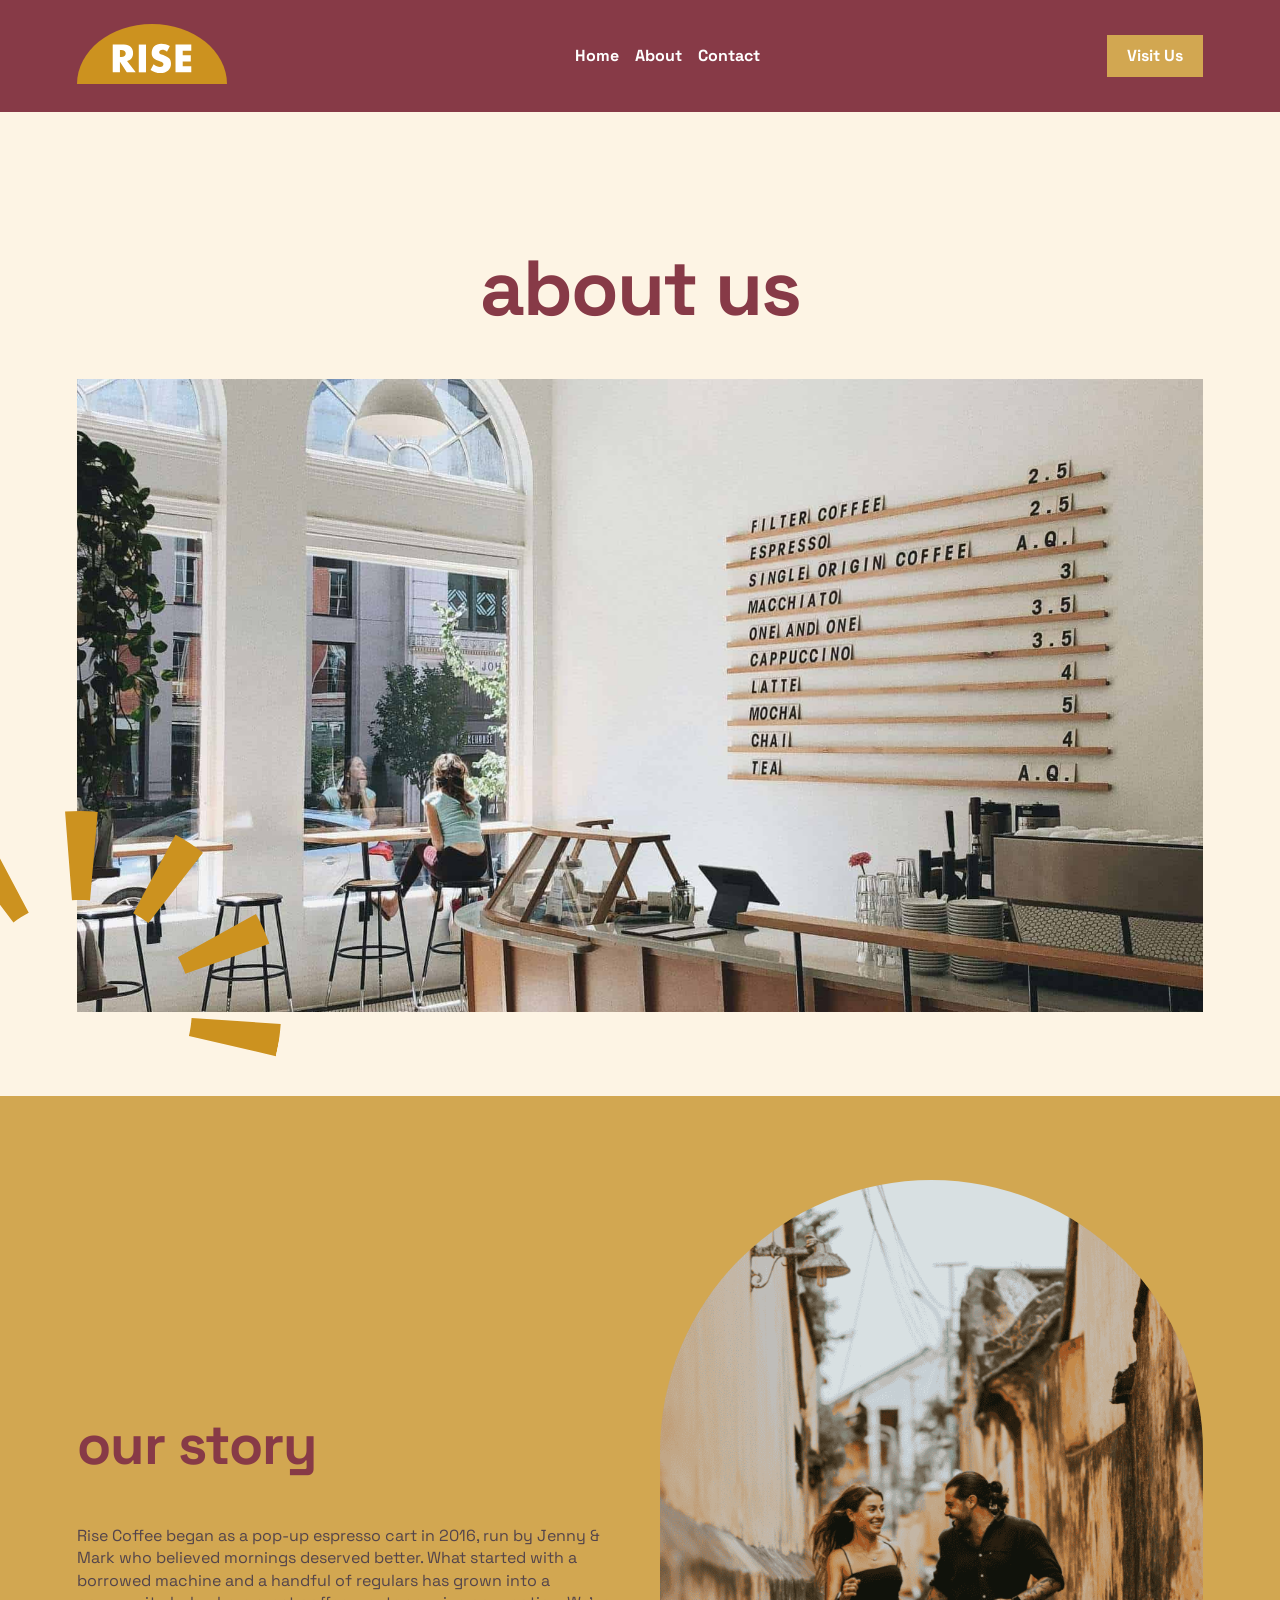
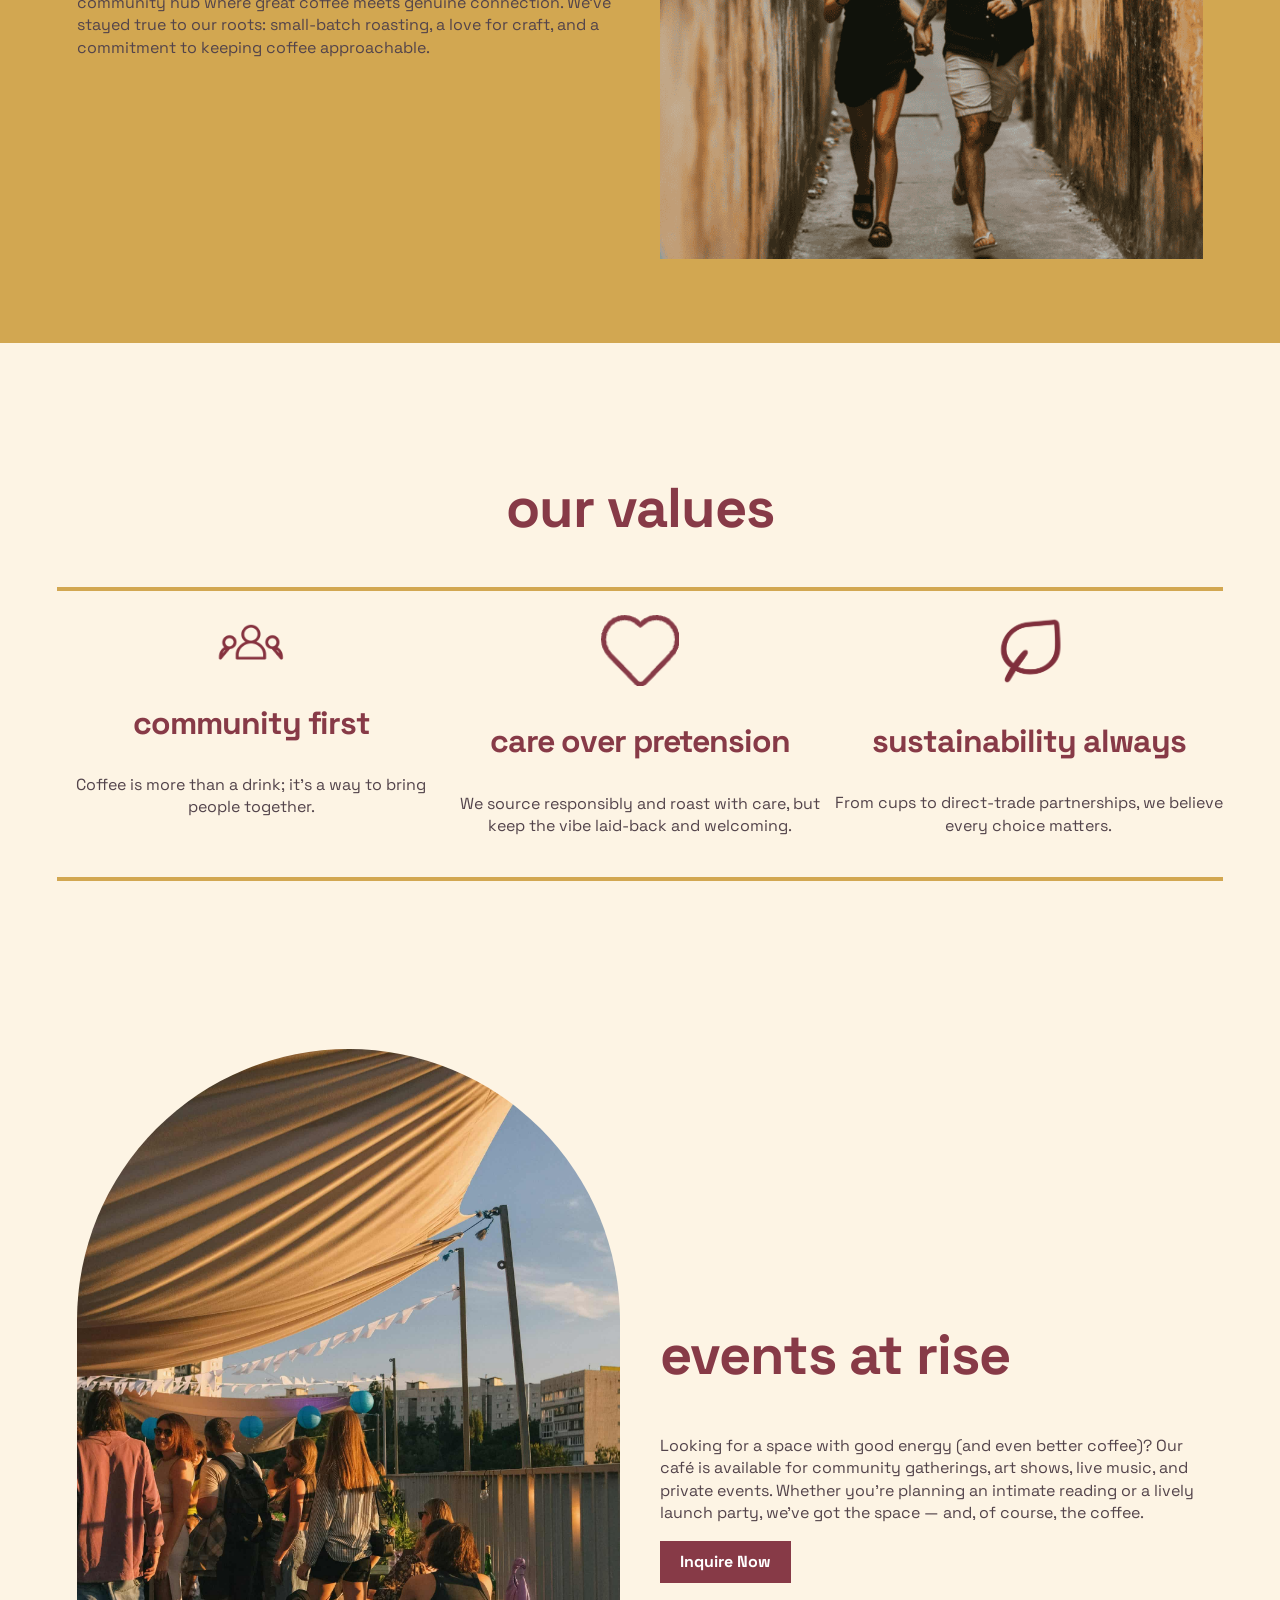
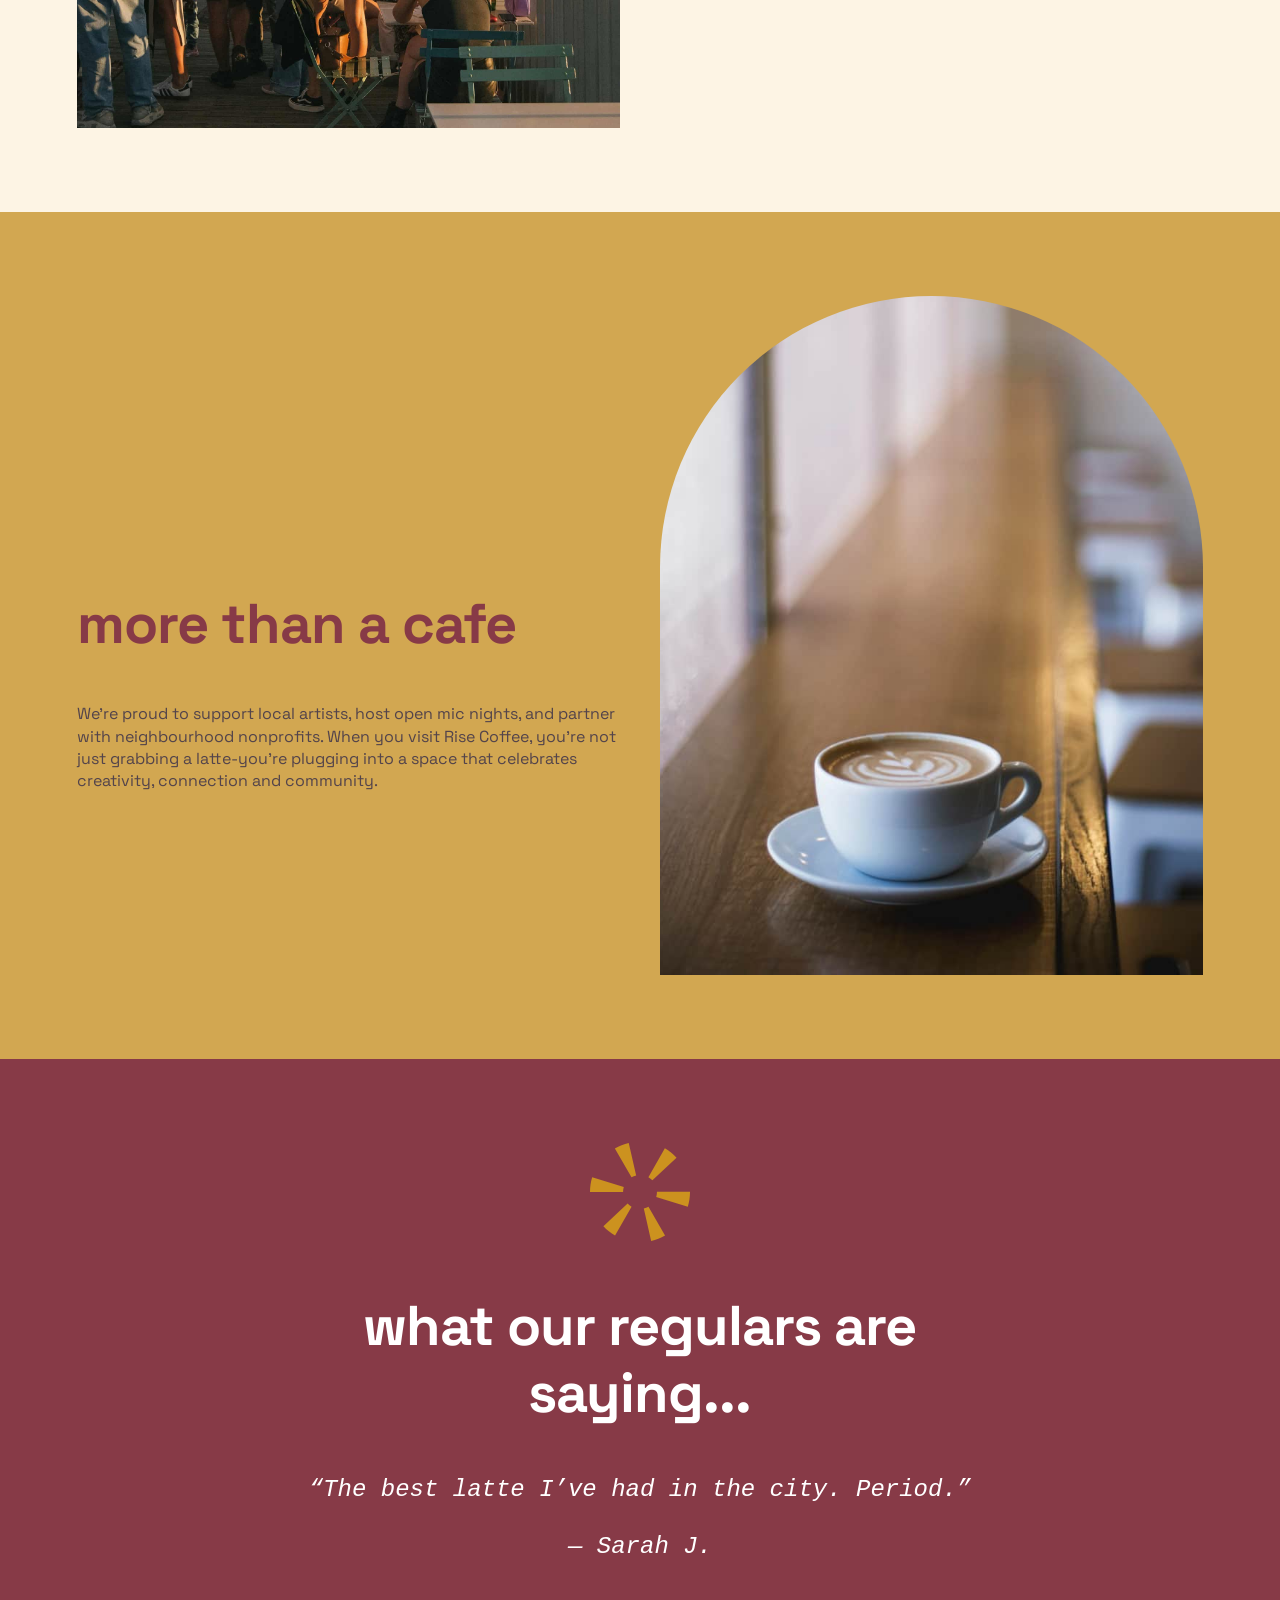
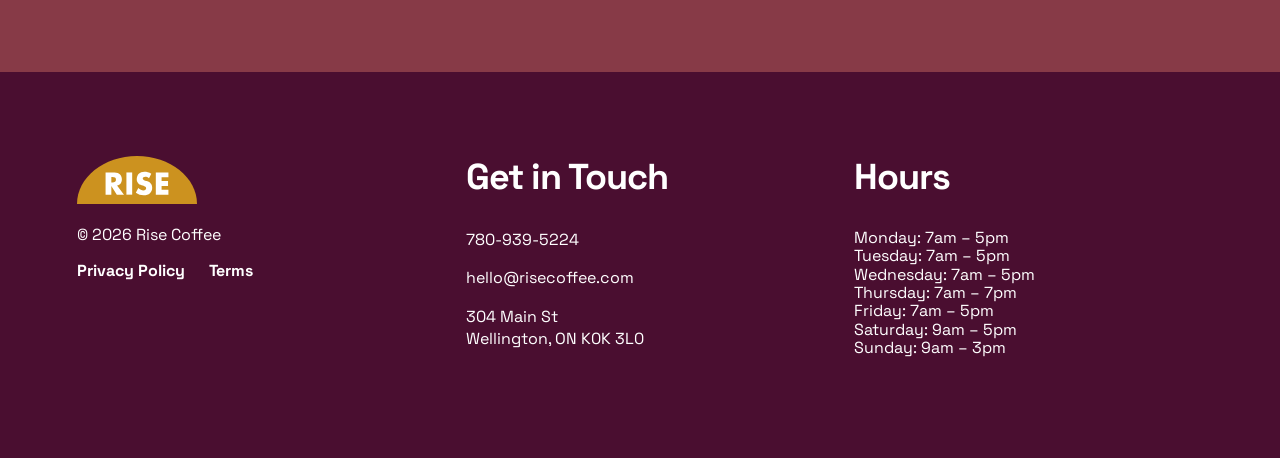
<file: about.html>
<!DOCTYPE html>
<html lang="en">
<head>
	<meta charset="utf-8">
	<meta name="viewport" content="width=device-width, initial-scale=1">
	<title>About | Rise Coffee</title>
	<link rel="icon" href="images/favicon.png">
	<link rel="stylesheet" href="normalize.css"> 
	<link rel="stylesheet" href="layout.css">
	<link rel="stylesheet" href="style.css"> 
	<link rel="preconnect" href="https://fonts.googleapis.com">
	<link rel="preconnect" href="https://fonts.gstatic.com" crossorigin>
	<link href="https://fonts.googleapis.com/css2?family=Space+Grotesk:wght@300..700&display=swap" rel="stylesheet">
	<meta name="description" content="A neighbourhood coffee shop on Whyte Avenue. Single origin, roasted here, open from seven.">
	<meta property="og:title" content="Rise Coffee">
	<meta property="og:description" content="A neighbourhood coffee shop on Whyte Avenue.">
	<meta property="og:image" content="https://you.github.io/rise-coffee/rise-logo.svg">
	<meta property="og:url" content="https://you.github.io/rise-coffee/">
</head>

<body>

<!-- Header -->
	<header>
		<div class= "header-content">
			<a href="index.html"><img src="images/rise-logo.svg" class="logo-header" alt="rise coffee logo"></a>
			<nav class= "nav">
				<ul>
					<li><a class="nav-link" href="index.html">Home</a></li>
					<li><a class="nav-link" href="about.html">About</a></li>
					<li><a class="nav-link" href="contact.html">Contact</a></li>
				</ul>
			</nav>
			<a class= "nav-button" href="index.html#visit">Visit Us</a>
				<div class="hamburger">
				 <div class="hamburger-bar"></div>
				 <div class="hamburger-bar"></div>
				 <div class="hamburger-bar"></div>
				</div>
		</div>
	</header>

	<main>

<!-- About Us -->
	<section class="section-padding sandstone-background">
		<div class="container">
			<div class="row row-justify-center">
				<h1> about us </h1>
			</div>
		</div>
		<div class="container">
			<div class="about-img">
				<img src="images/rise-coffee-2.jpg" class="about-hero-img" alt="cafe interior with the counter and the menu board">
				<img src="images/rise-icon.svg" class="about-icon" alt="">
			</div>
		</div>
	</section>

<!-- Our Story -->

	<section class="section-padding background-gold"> 
		<div class="container ">
			<div class="row row-align-center ">
				<div class="col col-lg-6 col-md-12 col-sm-12">
					<h2> our story</h2>
					<p> Rise Coffee began as a pop-up espresso cart in 2016, run by Jenny & Mark who believed mornings deserved better. What started with a borrowed machine and a handful of regulars has grown into a community hub where great coffee meets genuine connection. We've stayed true to our roots: small-batch roasting, a love for craft, and a commitment to keeping coffee approachable. </p>
				</div>
				<div class="col col-lg-6 col-md-12 col-sm-12 text-center">
					<div class="card-img-wrap">
						<img src="images/rise-coffee-10.jpg" class="story-image" alt="people walking together down an alley">
					</div>
				</div>
			</div>
		</div>
	</section>

<!-- Our Values Section -->

	<section class="sandstone-background section-padding">
	    	<h2 class="text-center">our values</h2>
	    	<div class="container">
		    	<div class="row">
			    	
			        	<div class="col col-lg-4 col-md-6 col-sm-12 text-center card-border">
			            	<img src="images/icon-1.png" class="icon-value" alt="community icon">
			            	<h3 class="text-center">community first</h3>
			            	<p class="text-center">Coffee is more than a drink; it's a way to bring people together.</p>
			        	</div>

			        	<div class="col col-lg-4 col-md-6 col-sm-12 text-center card-border">
			            	<img  src="images/Vector.png" class="icon-value" alt="heart icon">
			            	<h3 class="text-center">care over pretension</h3>
			            	<p class="text-center">We source responsibly and roast with care, but keep the vibe laid-back and welcoming.</p>
			        	</div>

			        	<div class="col col-lg-4 col-md-6 col-sm-12 text-center card-border">
			            	<img src="images/sustainability.png" class="icon-value" alt="sustainability icon">
			            	<h3 class="text-center">sustainability always</h3>
			            	<p class="text-center">From cups to direct-trade partnerships, we believe every choice matters.</p>
			        	</div>
			    	
			    </div>
			</div>
	</section>

<!-- Events -->

	<section class="sandstone-background section-padding">
		
			<div class="container">
				<div class="row row-align-center">

			    	<div class="events-image col col-lg-6 col-md-12 col-sm-12 text-center">
			    		<div class="card-img-wrap">
			       	 		<img src="images/rise-coffee-8.jpg" class="event-image card-img" alt='people enjoying a party'>
			       	 	</div>
			  		</div>

			   		<div class="events-text col col-lg-6 col-md-12 col-sm-12 event-text">
			        	<h2 >events at rise</h2>
			        	<p>Looking for a space with good energy (and even better coffee)? Our café is available for community gatherings, art shows, live music, and private events. Whether you're planning an intimate reading or a lively launch party, we've got the space — and, of course, the coffee.</p>
			        	<a class="button-secondary" href="contact.html">Inquire Now</a>
			   		</div>

			   	</div>
		   	</div>

	</section>

<!-- More than a Cafe -->

	<section class="background-gold section-padding"> 
		<div class="container ">
			<div class="row row-align-center">
				<div class="col col-lg-6 col-md-12 col-sm-12 event-text">
					<h2> more than a cafe </h2>
					<p> We're proud to support local artists, host open mic nights, and partner with neighbourhood nonprofits. When you visit Rise Coffee, you're not just grabbing a latte-you're plugging into a space that celebrates creativity, connection and community. </p>
				</div>
				<div class="col col-lg-6 col-md-12 col-sm-12 text-center">
					<div class="card-img-wrap">
						<img src="images/rise-coffee-9.jpg" class="card-img" alt="coffee on a table">
					</div>
				</div>
			</div>
		</div>
	</section>

	

<!-- Testimonials -->

	<section class="section-padding background-maroon">
			<div class="container">

				<!-- ROW -->
				<div class="row row-justify-center">
					<div class="col col-lg-8 col-md-12 col-sm-12 text-center">
						<!-- Decorative image, so alt is empty. A screen reader skips it. -->
						<img src="images/rise-icon-2.svg" class="icon-testimonial" alt="rise logo">
						<h2 class="text-white">what our regulars are saying...</h2>
						<p class="text-white quote">“The best latte I’ve had in the city. Period.”</p>
						<p class="text-white quote">— Sarah J.</p>
					</div>
				</div><!-- row ends -->

			</div><!-- container ends -->
		</section>

	</main>

<!-- FOOTER -->

	<footer class="section-padding background-plum">
		<div class="container">

			<!-- ROW -->
			<div class="row">

				<!-- COLUMN 1 -->
				<div class="col col-lg-4 col-md-6 col-sm-12">
					<a href="index.html"><img src="images/rise-logo.svg" class="logo-footer" alt="rise logo"></a>
					<p class="text-white">© 2026 Rise Coffee</p>
					<a class="nav-link">Privacy Policy</a>
					<a class="nav-link">Terms</a>
				</div>

				<!-- COLUMN 2 -->
				<div class="col col-lg-4 col-md-6 col-sm-12">
					<h2 class="text-white">Get in Touch</h2>
					<p class="text-white">780-939-5224</p>
					<p class="text-white">hello@risecoffee.com</p>
					<p class="text-white">304 Main St<br>Wellington, ON  K0K 3L0</p>
				</div>

				<!-- COLUMN 3 -->
				<div class="col col-lg-4 col-md-6 col-sm-12">
					<h2 class="text-white">Hours</h2>
					<ul>
						<li class="text-white">Monday: 7am – 5pm</li>
						<li class="text-white">Tuesday: 7am – 5pm</li>
						<li class="text-white">Wednesday: 7am – 5pm</li>
						<li class="text-white">Thursday: 7am – 7pm</li>
						<li class="text-white">Friday: 7am – 5pm</li>
						<li class="text-white">Saturday: 9am – 5pm</li>
						<li class="text-white">Sunday: 9am – 3pm</li>
					</ul>
				</div>

			</div><!-- row ends -->

		</div><!-- container ends -->
	</footer>
</body>
</html>
</file>
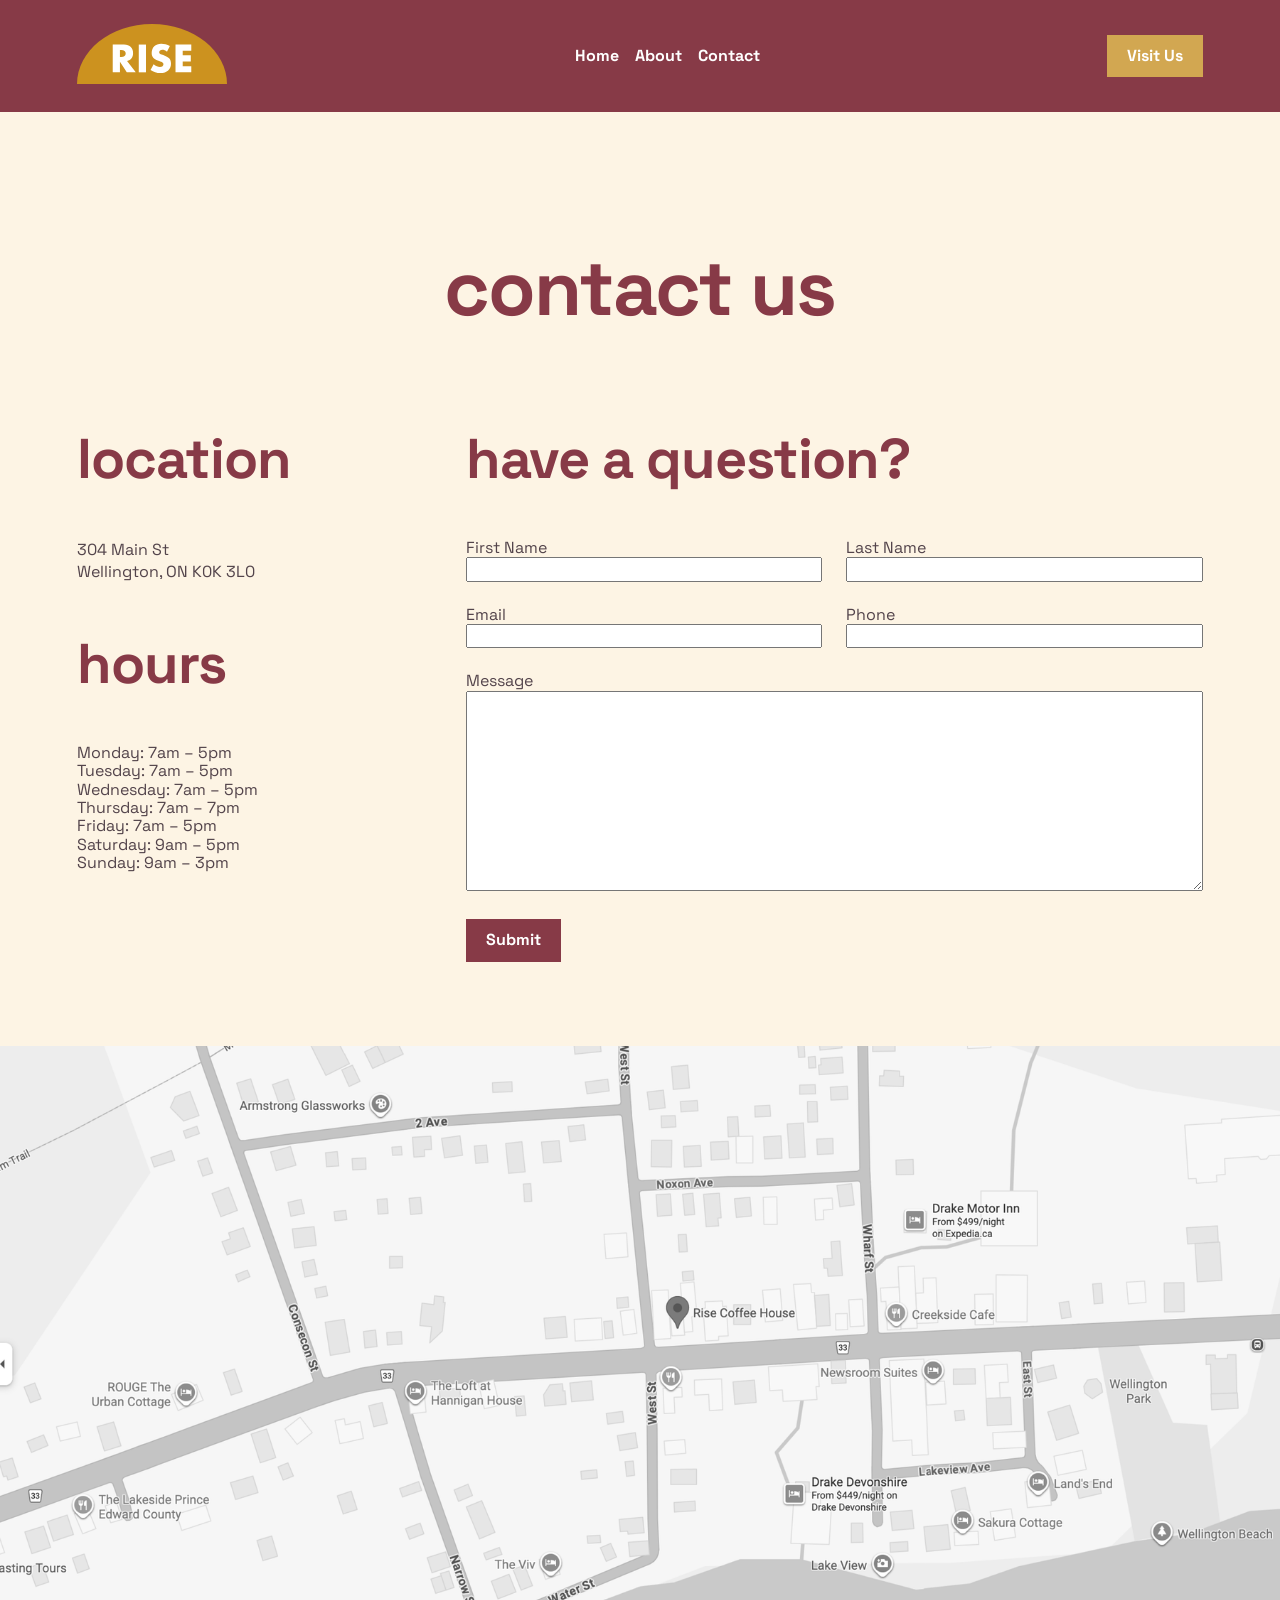
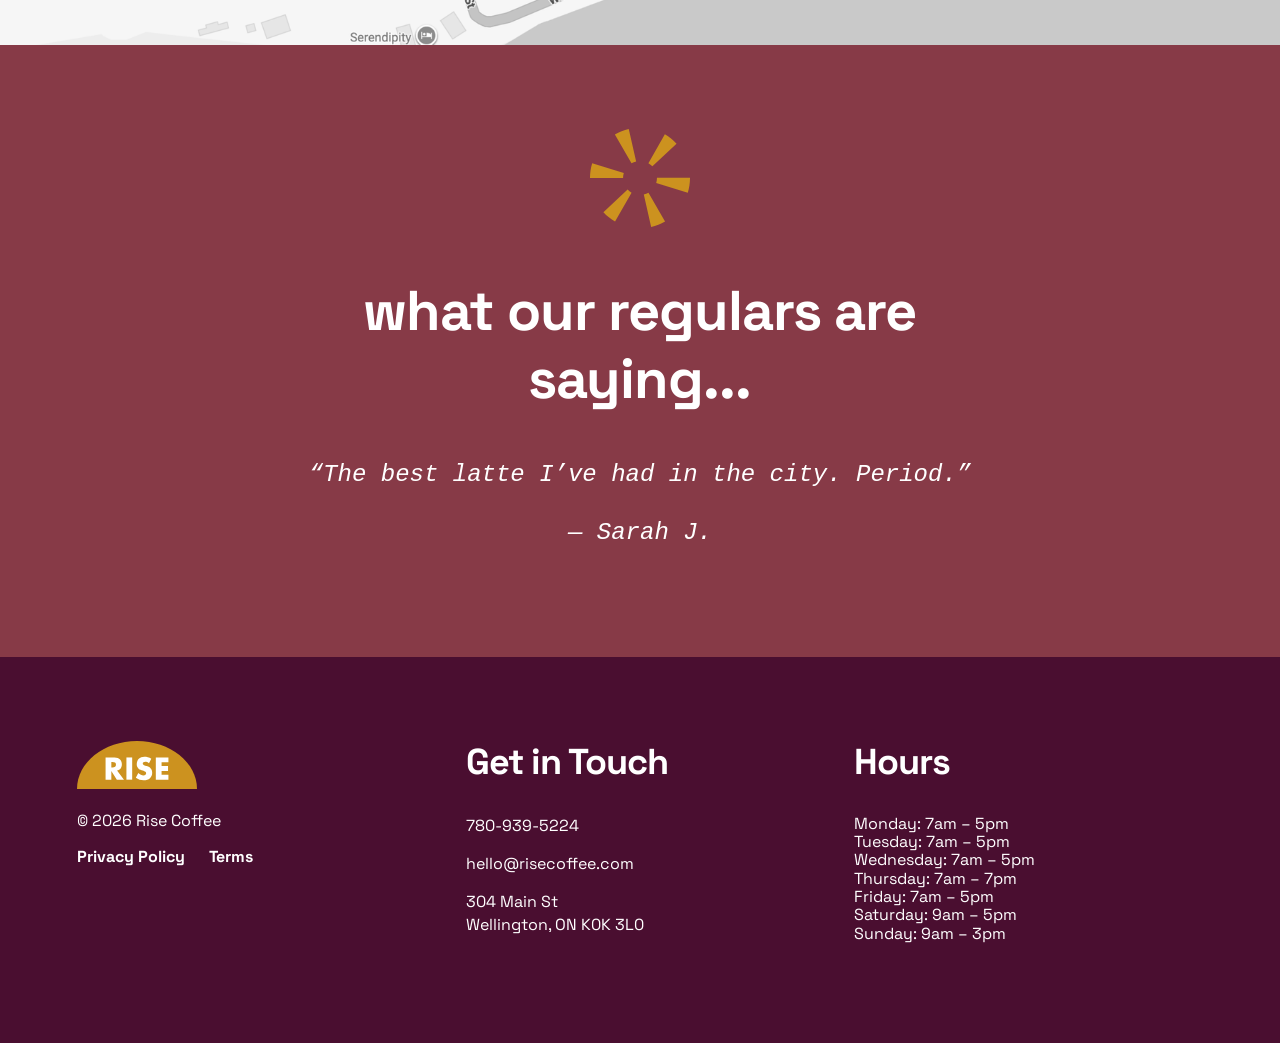
<file: contact.html>
<!DOCTYPE html>
<html lang="en">
<head>
	<meta charset="utf-8">
	<meta name="viewport" content="width=device-width, initial-scale=1">
	<title>Contact | Rise Coffee</title>
	<link rel="icon" href="images/favicon.png">
	<link rel="stylesheet" href="normalize.css"> 
	<link rel="stylesheet" href="layout.css">
	<link rel="stylesheet" href="style.css"> 
	<link rel="preconnect" href="https://fonts.googleapis.com">
	<link rel="preconnect" href="https://fonts.gstatic.com" crossorigin>
	<link href="https://fonts.googleapis.com/css2?family=Space+Grotesk:wght@300..700&display=swap" rel="stylesheet">
	<meta name="description" content="A neighbourhood coffee shop on Whyte Avenue. Single origin, roasted here, open from seven.">
	<meta property="og:title" content="Rise Coffee">
	<meta property="og:description" content="A neighbourhood coffee shop on Whyte Avenue.">
	<meta property="og:image" content="https://you.github.io/rise-coffee/images/rise-logo.svg">
	<meta property="og:url" content="https://you.github.io/rise-coffee/">
</head>

<body>
<!-- Header -->
	<header>
		<div class= "header-content">
			<a href="index.html"><img src="images/rise-logo.svg" class="logo-header" alt="rise coffee logo"></a>
			<nav class= "nav">
				<ul>
					<li><a class="nav-link" href="index.html">Home</a></li>
					<li><a class="nav-link" href="about.html">About</a></li>
					<li><a class="nav-link" href="contact.html">Contact</a></li>
				</ul>
			</nav>
			<a class= "nav-button" href="index.html#visit">Visit Us</a>
				<div class="hamburger">
				 <div class="hamburger-bar"></div>
				 <div class="hamburger-bar"></div>
				 <div class="hamburger-bar"></div>
				</div>
		</div>
	</header>

	<main>

<!-- Contact Us Section -->
	<section class="section-padding sandstone-background">
		<div class="container">
			<div class="row row-justify-center">
				<h1> contact us</h1>
			</div>
		</div>

		<div class="container">
		    	<div class="row">
		    		<div class="col col-lg-4 col-md-12 col-sm-12">
			    		<h2>location</h2>
				        	<p>304 Main St <br> Wellington, ON  K0K 3L0</p>
				        <h2>hours</h2>
				        	<ul class="list">
						        <li>Monday: 7am – 5pm</li>
								<li>Tuesday: 7am – 5pm</li>
								<li>Wednesday: 7am – 5pm</li>
								<li>Thursday: 7am – 7pm</li>
								<li>Friday: 7am – 5pm</li>
								<li>Saturday: 9am – 5pm</li>
								<li>Sunday: 9am – 3pm</li>	
							</ul>
			        </div>
			    
			        <div class="col col-lg-8 col-md-12 col-sm-12">
			        	<h2>have a question?</h2>
			        	<form class="contact-form">
			        		<div class="field">
			        			<label for="FirstName"> First Name </label>
			        			<input type="text" id="FirstName" class="input-text">
			        		</div>
			        		<div>
			        			<label for="LastName"> Last Name </label>
			        			<input type="text" id="LastName" class="input-text">
			        		</div>
			        		<div class="field">
			        			<label for="Email"> Email </label>
			        			<input type="text" id="Email" class="input-text">
			        		</div>
			        		<div class="field">
			        			<label for="Phone"> Phone </label>
			        			<input type="text" id="Phone" class="input-text">
			        		</div>
			        		<div class="field field-wide">
			        			<label for="Message"> Message</label>
			        			<textarea id="Message" class="input-message message-text"> </textarea>
			        		</div>
			        		<input type="submit" value="Submit" class="button-secondary form-submit">
			        	</form>
			        </div>
			    </div>

	</section>

<!-- Map -->

	<section class="container-full">
		<div>
			<img src="images/map.png" class="img-full" alt="Map showing the location of Rise Coffee">
		</div>
	</section>

<!-- Testimonials -->

	<section class="section-padding background-maroon">
			<div class="container">

				<!-- ROW -->
				<div class="row row-justify-center">
					<div class="col col-lg-8 col-md-12 col-sm-12 text-center">
						<!-- Decorative image, so alt is empty. A screen reader skips it. -->
						<img src="images/rise-icon-2.svg" class="icon-testimonial" alt="">
						<h2 class="text-white">what our regulars are saying...</h2>
						<p class="text-white quote">“The best latte I’ve had in the city. Period.”</p>
						<p class="text-white quote">— Sarah J.</p>
					</div>
				</div><!-- row ends -->

			</div><!-- container ends -->
		</section>

	</main>


<!-- FOOTER -->

	<footer class="section-padding background-plum">
		<div class="container">

			<!-- ROW -->
			<div class="row">

				<!-- COLUMN 1 -->
				<div class="col col-lg-4 col-md-6 col-sm-12">
					<a href="index.html"><img src="images/rise-logo.svg" class="logo-footer" alt=""></a>
					<p class="text-white">© 2026 Rise Coffee</p>
					<a class="nav-link">Privacy Policy</a>
					<a class="nav-link">Terms</a>
				</div>

				<!-- COLUMN 2 -->
				<div class="col col-lg-4 col-md-6 col-sm-12">
					<h2 class="text-white">Get in Touch</h2>
					<p class="text-white">780-939-5224</p>
					<p class="text-white">hello@risecoffee.com</p>
					<p class="text-white">304 Main St<br>Wellington, ON  K0K 3L0</p>
				</div>

				<!-- COLUMN 3 -->
				<div class="col col-lg-4 col-md-6 col-sm-12">
					<h2 class="text-white">Hours</h2>
					<ul>
						<li class="text-white">Monday: 7am – 5pm</li>
						<li class="text-white">Tuesday: 7am – 5pm</li>
						<li class="text-white">Wednesday: 7am – 5pm</li>
						<li class="text-white">Thursday: 7am – 7pm</li>
						<li class="text-white">Friday: 7am – 5pm</li>
						<li class="text-white">Saturday: 9am – 5pm</li>
						<li class="text-white">Sunday: 9am – 3pm</li>
					</ul>
				</div>

			</div><!-- row ends -->

		</div><!-- container ends -->
	</footer>
</body>
</html>
</file>
<file: layout.css>
.container {
	display: block;
	width: 88%;
	max-width: 1400px;
	margin: 0 auto;

}

.container-full {
	display: block;
	width: 100%;
	overflow-x: hidden;
}

/* ROW */

.row {
	display: flex;
	flex-wrap: wrap;
	align-items: stretch;
	margin: 0px -20px;
}

.row-justify-end     { justify-content: flex-end; }
.row-justify-center  { justify-content: center; }
.row-justify-between { justify-content: space-between; }

.row-align-end       { align-items: flex-end; }
.row-align-center    { align-items: center; }

/* COLUMNS */

.col {
	flex-grow: 1;
	flex-shrink: 1;
	flex-basis: 0%;
	padding: 0px 20px;
}

.col-lg-1  { flex: 0 0 8.33%;  max-width: 8.33%; }
.col-lg-2  { flex: 0 0 16.67%; max-width: 16.67%; }
.col-lg-3  { flex: 0 0 25%;    max-width: 25%; }
.col-lg-4  { flex: 0 0 33.33%; max-width: 33.33%; }
.col-lg-5  { flex: 0 0 41.67%; max-width: 41.67%; }
.col-lg-6  { flex: 0 0 50%;    max-width: 50%; }
.col-lg-7  { flex: 0 0 58.33%; max-width: 58.33%; }
.col-lg-8  { flex: 0 0 66.67%; max-width: 66.67%; }
.col-lg-9  { flex: 0 0 75%;    max-width: 75%; }
.col-lg-10 { flex: 0 0 83.33%; max-width: 83.33%; }
.col-lg-11 { flex: 0 0 91.67%; max-width: 91.67%; }
.col-lg-12 { flex: 0 0 100%;   max-width: 100%; }

/* UTILITIES */

.section-padding { padding: 84px 0px; }
.text-center     { text-align: center; }
.text-right      { text-align: right; }
.img-full        { display: block; width: 100%; }

/* Images */
.story-image {
  width: 100%;
  height: 100%;
  object-fit: cover;
  display: block;
}
.event-image {
  width: 100%;
  height: 100%;
  object-fit: cover;
  display: block;
}

.event-text {
	padding-top: 80px;
}

.icons {
	padding-left: 50px;
}

/* ============================================
   TABLET   481 to 768
   ============================================ */

@media screen and (max-width: 768px) and (min-width: 481px) {

	.col-md-1  { flex-basis: 8.33%;   max-width: 8.33%; }
	.col-md-2  { flex-basis: 16.67%;  max-width: 16.67%; }
	.col-md-3  { flex-basis: 25.00%;  max-width: 25.00%; }
	.col-md-4  { flex-basis: 33.33%;  max-width: 33.33%; }
	.col-md-5  { flex-basis: 41.67%;  max-width: 41.67%; }
	.col-md-6  { flex-basis: 50.00%;  max-width: 50.00%; }
	.col-md-7  { flex-basis: 58.33%;  max-width: 58.33%; }
	.col-md-8  { flex-basis: 66.67%;  max-width: 66.67%; }
	.col-md-9  { flex-basis: 75.00%;  max-width: 75.00%; }
	.col-md-10 { flex-basis: 83.33%;  max-width: 83.33%; }
	.col-md-11 { flex-basis: 91.67%;  max-width: 91.67%; }
	.col-md-12 { flex-basis: 100%;    max-width: 100%; }

}

/* ============================================
   SMARTPHONE   480 and below
   Written after the tablet block, so it wins.
   ============================================ */

@media screen and (max-width: 480px) {

	.col-sm-1  { flex-basis: 8.33%;   max-width: 8.33%; }
	.col-sm-2  { flex-basis: 16.67%;  max-width: 16.67%; }
	.col-sm-3  { flex-basis: 25.00%;  max-width: 25.00%; }
	.col-sm-4  { flex-basis: 33.33%;  max-width: 33.33%; }
	.col-sm-5  { flex-basis: 41.67%;  max-width: 41.67%; }
	.col-sm-6  { flex-basis: 50.00%;  max-width: 50.00%; }
	.col-sm-7  { flex-basis: 58.33%;  max-width: 58.33%; }
	.col-sm-8  { flex-basis: 66.67%;  max-width: 66.67%; }
	.col-sm-9  { flex-basis: 75.00%;  max-width: 75.00%; }
	.col-sm-10 { flex-basis: 83.33%;  max-width: 83.33%; }
	.col-sm-11 { flex-basis: 91.67%;  max-width: 91.67%; }
	.col-sm-12 { flex-basis: 100%;    max-width: 100%; }

}

/* LAPTOP */
@media screen and (max-width: 1279px) and (min-width: 769px) { }
/* DESKTOP */
@media screen and (max-width: 1440px) and (min-width: 1280px) { }
/* EXTRA-LARGE */
@media screen and (min-width: 1441px) { }
</file>
<file: style.css>
/* GLOBAL STYLES */
html { box-sizing: border-box; }
*, *:before, *:after { box-sizing: inherit; }

body {
  margin: 0px;
  font-family: "Space Grotesk", sans-serif;
  color: #53444B;
  background-color: #FFF4E2;
}

header {
 background-color: #873A47;
 padding: 24px 6%;
}

.hamburger {
 display: none;
 width: 32px;
 height: 24px;
 flex-direction: column;
 justify-content: space-between;
}
.hamburger-bar {
 width: 100%;
 height: 4px;
 background-color: #ffffff;
 border-radius: 2px;
}

nav ul { display: flex; justify-content: center; gap: 50px; }
.nav-link { color: #ffffff; text-decoration: none;
 font-weight: bold; }


header {
    position: sticky;
    top: 0;
    z-index: 10;
  }

/* BACKGROUNDS */
.background-gold   { background-color: #D2A751; }
.background-maroon { background-color: #873A47; }
.sandstone-background {background-color: #FDF4E4;}
.text-white        { color: white; }
.background-plum { background-color: #4A0E30; }

/* FONTS */
h1 { font-size: 78px; line-height: 100%; font-weight: 700; letter-spacing: -2px; color: #873A47; }
h2 { font-size: 56px; line-height: 120%; font-weight: 700; letter-spacing: -1px; color: #873A47; }
h3 { font-size: 32px; line-height: 120%; font-weight: 700; letter-spacing: -1px; color: #873A47; }
p  { font-size: 16px; line-height: 140%; font-weight: 400; color: #53444B; }

.paragraph-large {
  font-size: 40px;
  line-height: 120%;
  font-weight: 700;
  letter-spacing: -1px;
  color: #873A47;
}


/* NAVIGATION */
nav li { list-style: none; padding-left: 0; }   /* targets the list items inside a nav */
nav ul { display: flex; justify-content: center; gap: 16px; }
.nav-link { color: #ffffff; text-decoration: none; }

/* Images */




.card-img-wrap {
  width: 100%;
  aspect-ratio: 4/5;
  border-radius: 999px 999px 0px 0px;
  overflow: hidden;
}



.card-img {
  width: 100%;
  height: 100%;
  object-fit: cover;

}

.hero-img {
  position: relative;
  background-image: url(image/rise-coffe-1.jpg);
  background-size: cover;
  background-repeat: no-repeat;
  height: 600px;
}
/* src is for html, whereas url is for css, but there are basically the same thing*/
.hero-icon {
  position: absolute;
  width: 20%;
  top: -35%;
  right: -15%;
  transform: rotate(-12deg);
}

.about-img {
  position: relative;
} 

.about-hero-img {
  display: block;
  width: 100%;
  aspect-ratio: 16 / 9;
  object-fit: cover;
}

.about-icon {
  position: absolute;
  width: 20%;
  bottom: -18%;
  left: -8%;
  transform: rotate(-258deg);
}

.gradient-1{
  width:100%;
  position: absolute;
  bottom: 0; left: 0;
  z-index: 1;
}

.z-index-2 {
  position: relative;
  z-index: 2;
}

.position-relative{
  position: relative;
  overflow: hidden;
}

/* Button */ 
.button {
  display: inline-block;
    background-color: #D2A751;
    color: white;
    text-decoration: none;
    padding: 12px 20px;
    font-weight: bold;
}

.nav-button {
  display: inline-block;
    background-color: #D2A751;
    color: white;
    text-decoration: none;
    padding: 12px 20px;
    font-weight: bold;
}

.button:hover {
  background-color: #E6C27A;
}

.button-secondary {
  display: inline-block;
  color: white;
  padding: 12px 20px;
  font-weight: bold;
  text-decoration: none;
  background-color: #873A47;
}

.button-secondary:hover {
  background-color: #4A0E30;
}

.header-content {
  display: flex;
  align-items: center;
  justify-content: space-between;
}

/* General */
.card-border{
  border-top: solid 4px #D2A751;
  border-bottom: solid 4px #D2A751;
  padding: 24px 0;
  flex-grow: 1;
}

.card {
  display: flex;
  flex-direction: column;
  height: 100%;
  gap: 24px;
}

.quote { 
  font-family: "Space Mono", monospace; 
  font-style: italic; 
  font-size: 24px; 
}

footer .nav-link { margin-right: 20px; }

/* Forms */
.contact-form {
  display: grid;
  grid-template-columns: 1fr 1fr;
  gap: 24px;
}

.input-text, .input-message {
  width: 100%;
}

.message-text {
  height: 200px;
}

.field-wide {
  grid-column: 1/3;
}

.form-submit {
  grid-column: 1/3;
  justify-self: start;
  border: none;
}

ul {
  list-style: none;
  padding: 0px;
}

footer h2 {
  margin-top: 0;
  font-size: 36px;
} 


/* Logos and icons */
.logo-header { width: 150px; }
.logo-footer { width: 120px; }
.icon-testimonial { width: 100px; }
.icon-value { width: 20%; }


@media screen and (max-width: 480px) {
header { padding: 16px 6%; }
 .logo { width: 104px; }
 nav { display: none; }
 .nav-button { display: none; }
 .hamburger { display: flex; }
 h1 { font-size: 40px; }
 h2 { font-size: 32px; }
 h3 { font-size: 24px; }
 footer h2 { font-size: 24px; }
 .paragraph-large { font-size: 24px; }
 .section-padding { padding: 40px 0; }
 .contact-form { grid-template-columns: 1fr; }
 .field-wide, .form-submit { grid-column: 1; }
 .header-content { flex-direction: column; gap: 12px; }
}

/* TABLET */

@media screen and (max-width: 768px) and (min-width: 481px) {
  nav { display: none; }
 .nav-button { display: none; }
 .hamburger { display: flex; }
 h1 { font-size: 56px; }
 h2 { font-size: 40px; }
 h3 { font-size: 28px; }
 footer h2 { font-size: 32px; }
 .paragraph-large { font-size: 30px; }
 .section-padding { padding: 56px 0; }
}
</file>
